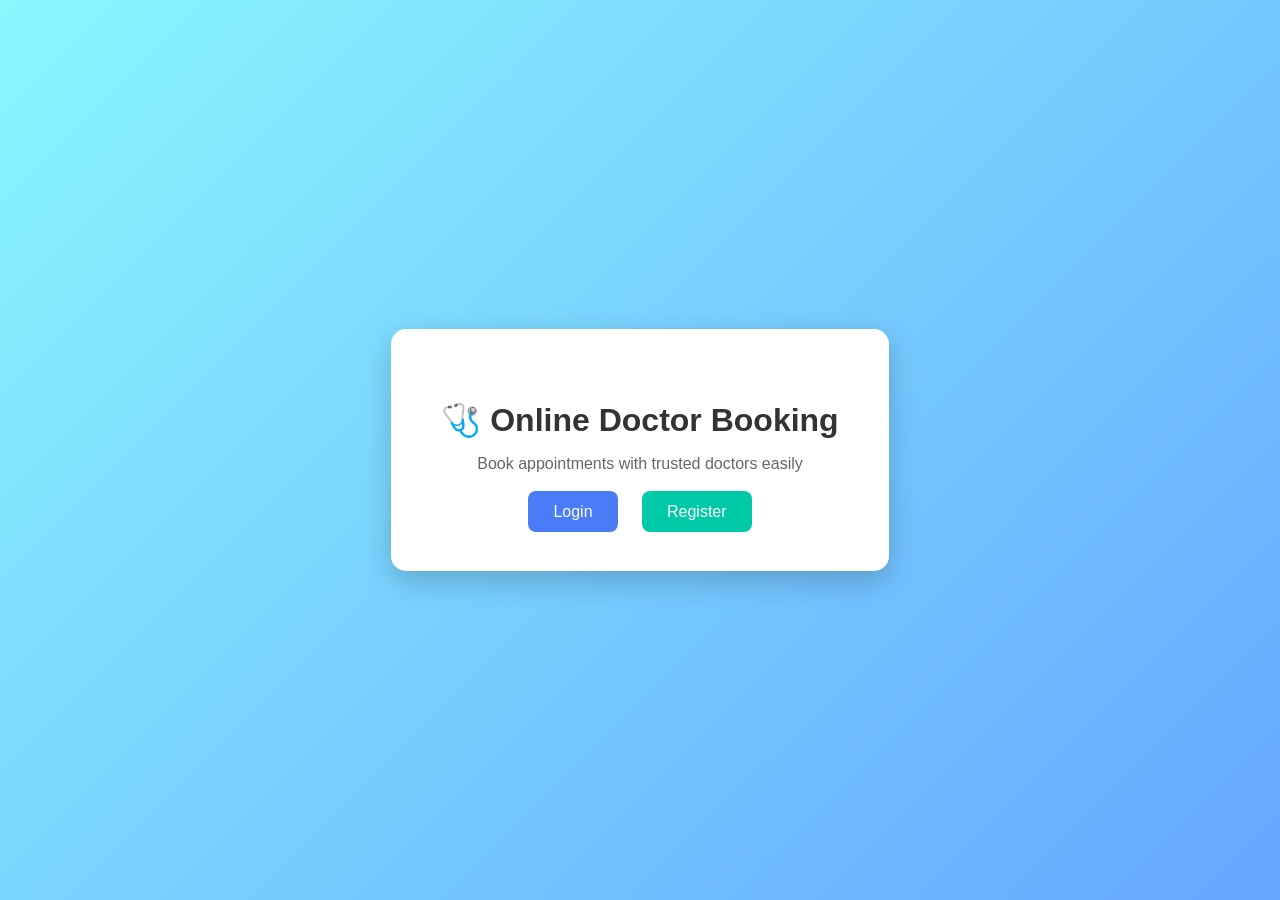
<file: backend/DoctorBookingAPI/index.html>
<!DOCTYPE html>
<html>
<head>
    <title>Doctor Booking</title>
    <link rel="stylesheet" href="index.css">
</head>
<body>

<div class="container">
    <h1>🩺 Online Doctor Booking</h1>
    <p class="subtitle">Book appointments with trusted doctors easily</p>

    <div class="buttons">
        <a href="login.html" class="btn login">Login</a>
        <a href="register.html" class="btn register">Register</a>
    </div>
</div>

</body>
</html>
</file>
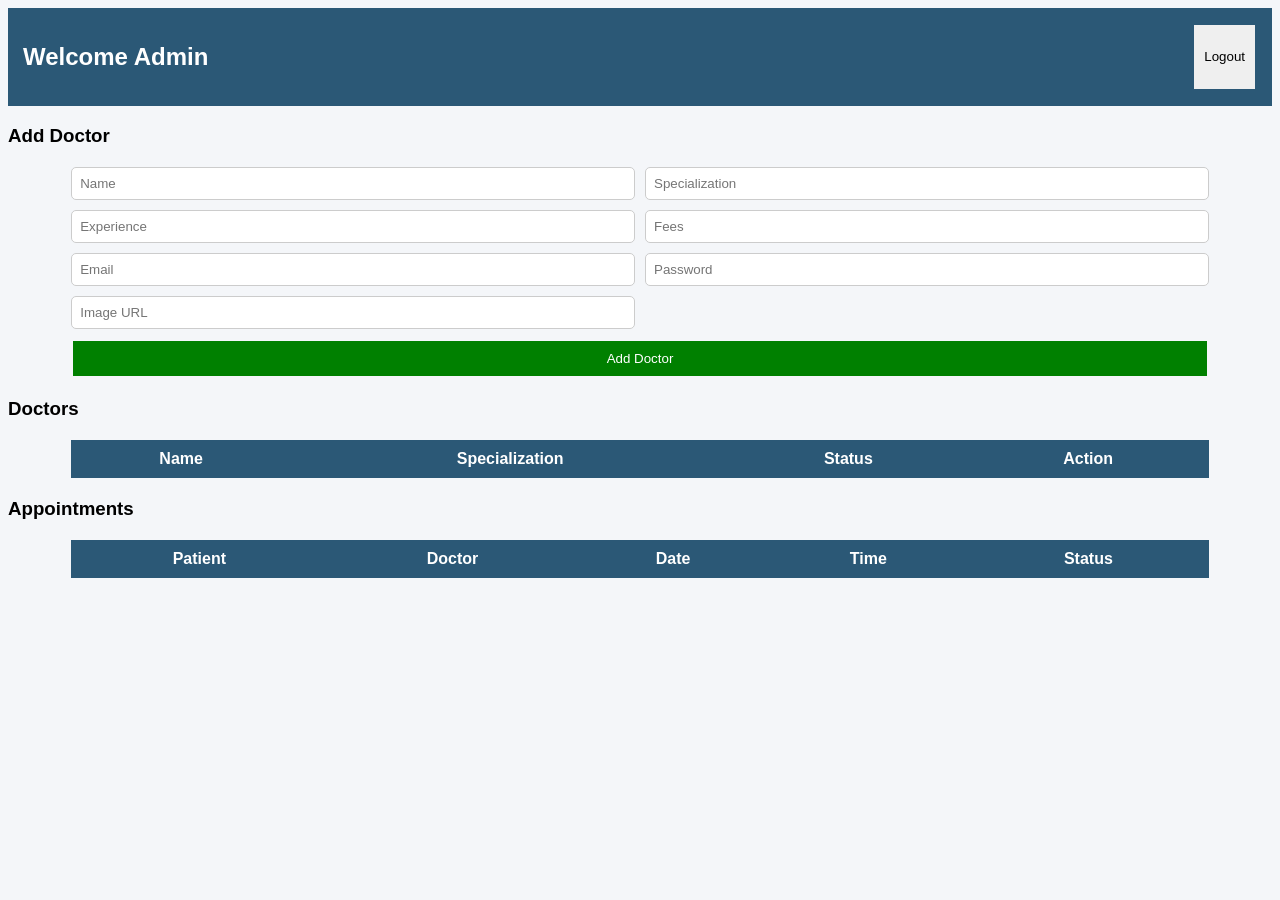
<file: backend/DoctorBookingAPI/admin-dashboard.html>
<!DOCTYPE html>
<html>
<head>
    <title>Admin Dashboard</title>
    <link rel="stylesheet" href="admin-dashboard.css">
</head>
<body>

<div class="header">
    <h2>Welcome Admin</h2>
    <button onclick="logout()">Logout</button>
</div>
<h3>Add Doctor</h3>

<div class="add-form">
    <input id="dname" placeholder="Name">
    <input id="dspec" placeholder="Specialization">
    <input id="dexp" type="number" placeholder="Experience">
    <input id="dfees" type="number" placeholder="Fees">
    <input id="demail" placeholder="Email">
    <input id="dpass" placeholder="Password">
    <input id="dimg" placeholder="Image URL">

    <button onclick="addDoctor()">Add Doctor</button>
</div>
<h3>Doctors</h3>
<table>
    <thead>
        <tr>
            <th>Name</th>
            <th>Specialization</th>
            <th>Status</th>
            <th>Action</th>
        </tr>
    </thead>
    <tbody id="doctorTable"></tbody>
</table>

<h3>Appointments</h3>
<table>
    <thead>
        <tr>
            <th>Patient</th>
            <th>Doctor</th>
            <th>Date</th>
            <th>Time</th>
            <th>Status</th>
        </tr>
    </thead>
    <tbody id="appointmentTable"></tbody>
</table>

<script src="script.js"></script>

<script>
loadDoctors();
loadAppointments();
</script>

</body>
</html>
</file>
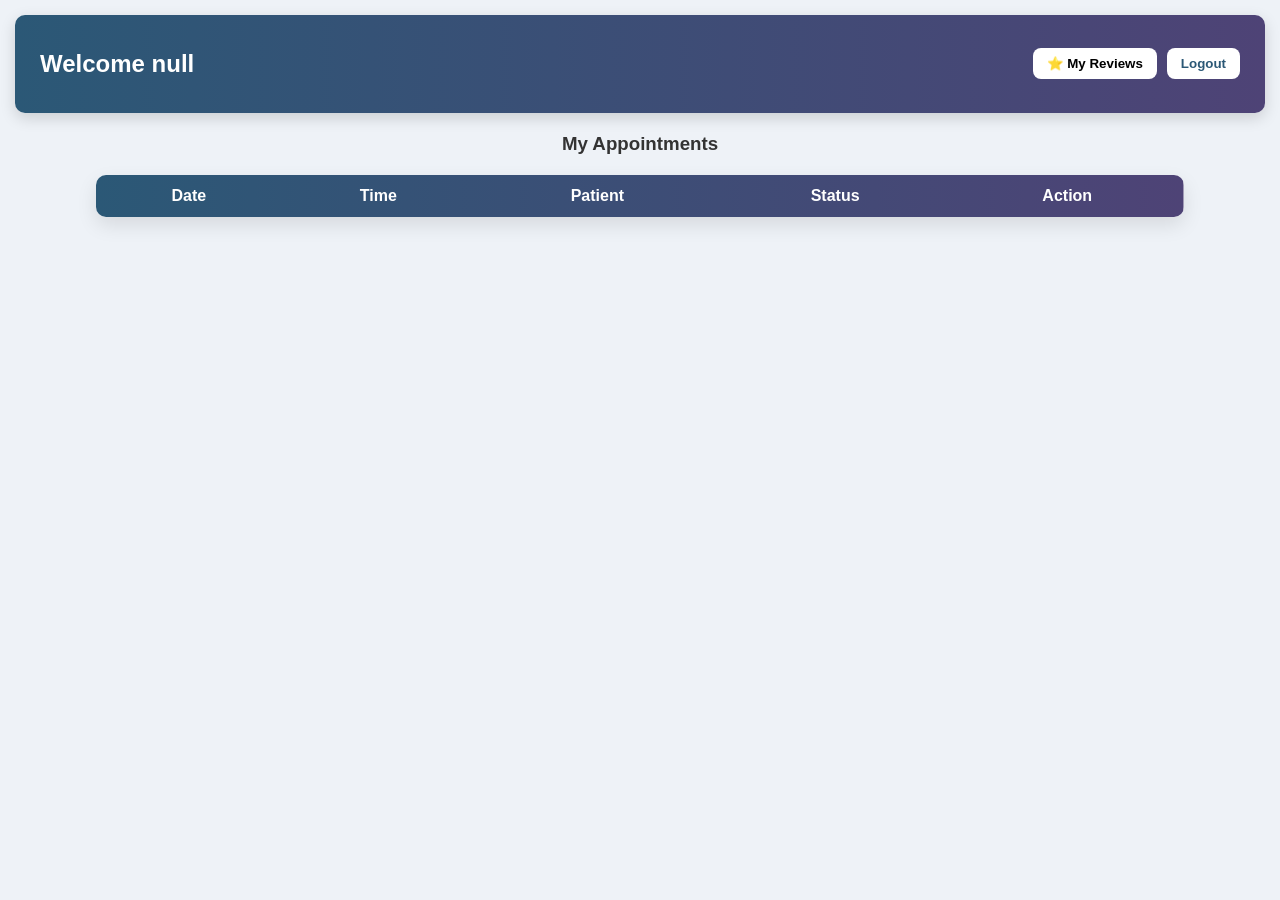
<file: backend/DoctorBookingAPI/doctor-dashboard.html>
<!DOCTYPE html>
<html>
<head>
    <title>Doctor Dashboard</title>
    <link rel="stylesheet" href="doctor-dashboard.css">
</head>
<body>

<!-- HEADER -->
<div class="header">
    <h2 id="welcome"></h2>

    <div class="header-actions">
        <button class="action-btn" onclick="goToReviews()">⭐ My Reviews</button>
        <button class="logout-btn" onclick="logout()">Logout</button>
    </div>
</div>

<h3 class="section-title">My Appointments</h3>

<table class="appt-table">
    <thead>
        <tr>
            <th>Date</th>
            <th>Time</th>
            <th>Patient</th>
            <th>Status</th>
            <th>Action</th>
        </tr>
    </thead>
    <tbody id="doctorAppointments"></tbody>
</table>

<script src="script.js"></script>

<script>
document.getElementById("welcome").innerText =
    "Welcome  " + localStorage.getItem("userName");

viewDoctorAppointments();
</script>

</body>
</html>
</file>
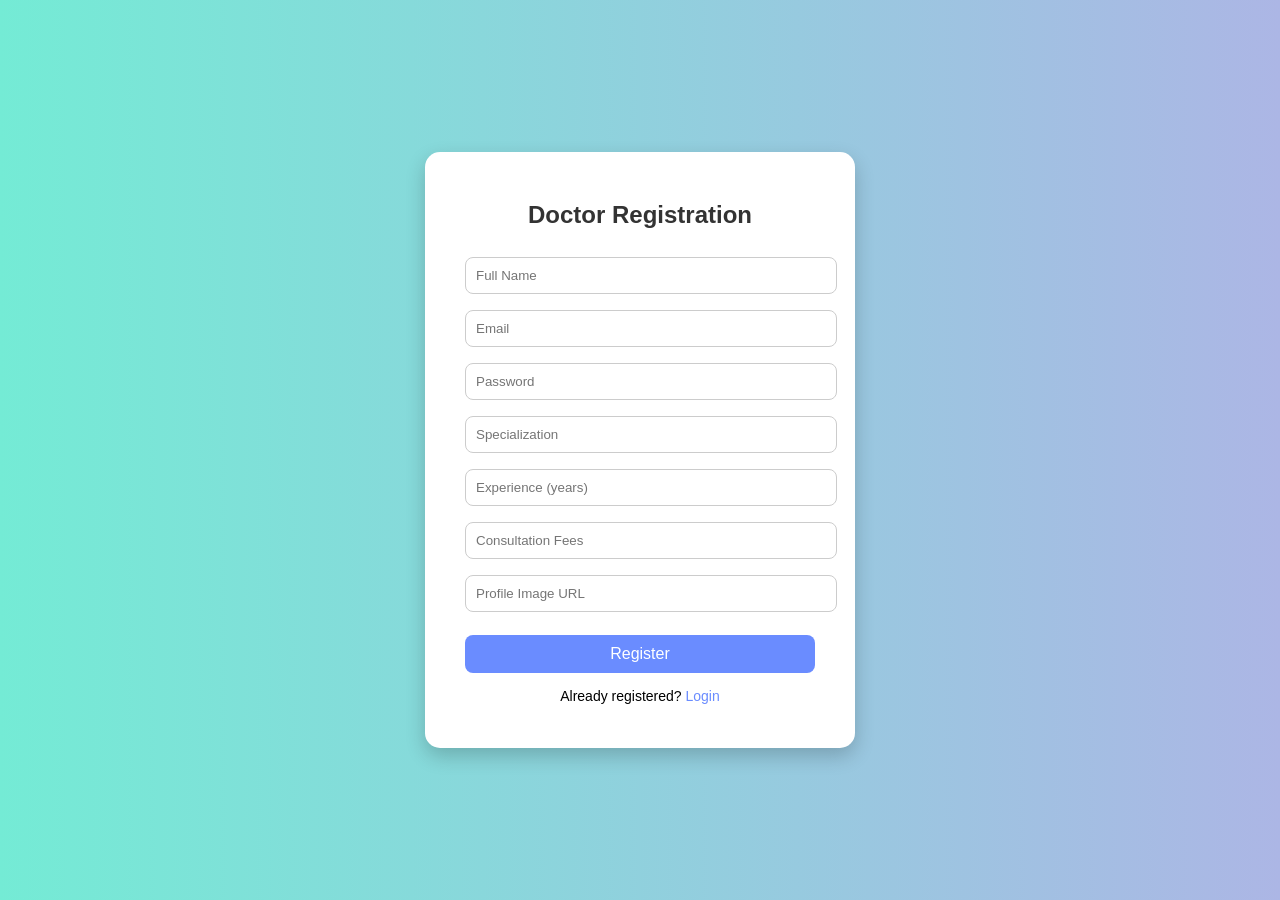
<file: backend/DoctorBookingAPI/doctor-register.html>
<!DOCTYPE html>
<html>
<head>
    <title>Doctor Register</title>
    <link rel="stylesheet" href="doctor-register.css">
</head>
<body>

<div class="container">
    <div class="card">
        <h2>Doctor Registration</h2>

        <input id="name" placeholder="Full Name">
        <input id="email" placeholder="Email">
        <input id="password" type="password" placeholder="Password">
        <input id="specialization" placeholder="Specialization">
        <input id="experience" type="number" placeholder="Experience (years)">
        <input id="fees" type="number" placeholder="Consultation Fees">
        <input id="imageUrl" placeholder="Profile Image URL">

        <button onclick="doctorRegister()">Register</button>

        <p class="login-link">
            Already registered? <a href="login.html">Login</a>
        </p>
    </div>
</div>

<script src="script.js"></script>

</body>
</html>
</file>
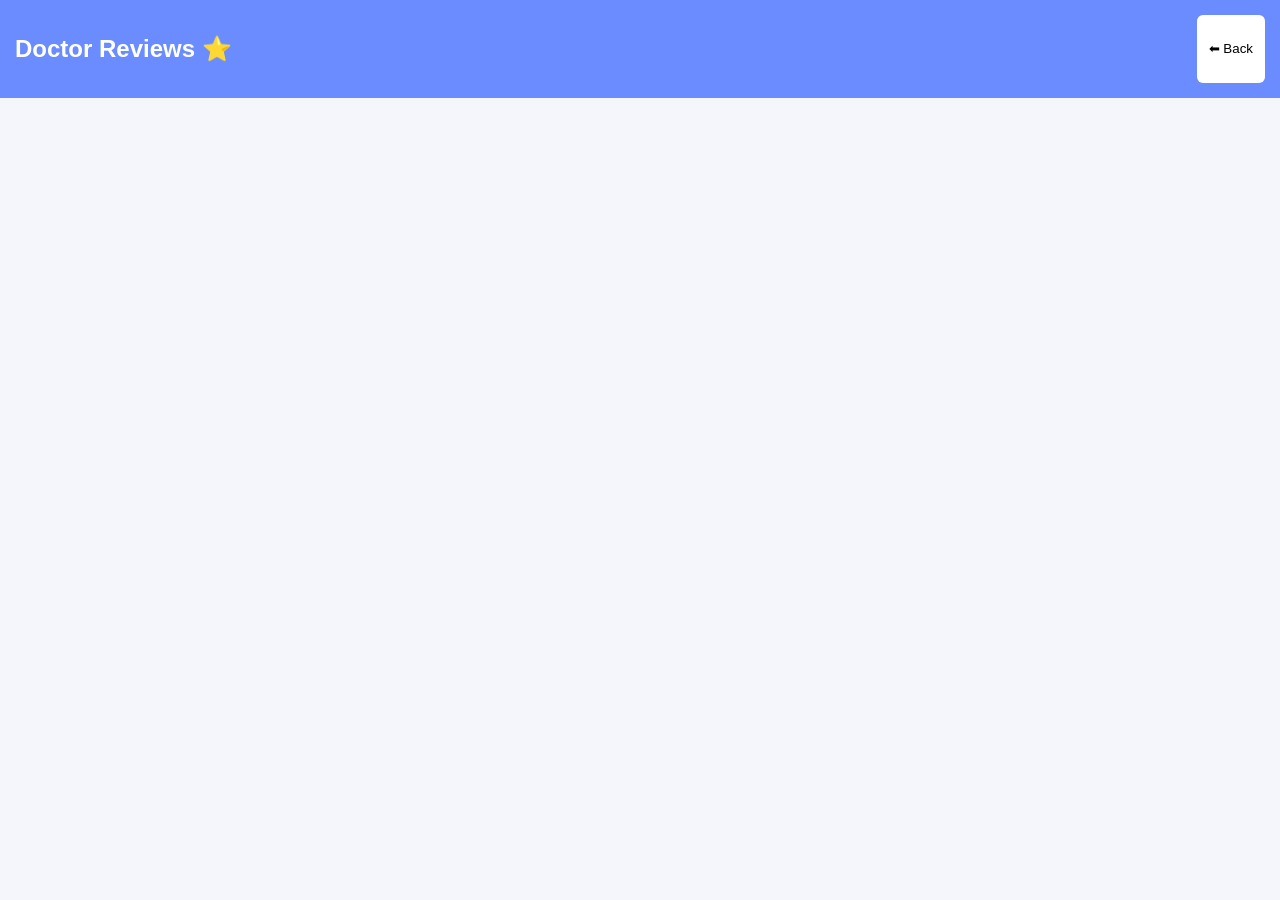
<file: backend/DoctorBookingAPI/doctor-reviews.html>
<!DOCTYPE html>
<html>
<head>
    <title>Doctor Reviews</title>
    <link rel="stylesheet" href="reviews.css">
</head>
<body>

<div class="header">
    <h2>Doctor Reviews ⭐</h2>
    <button onclick="goBack()">⬅ Back</button>
</div>

<div id="reviewContainer"></div>

<script src="script.js"></script>

<script>
loadReviewsPage();
</script>

</body>
</html>
</file>
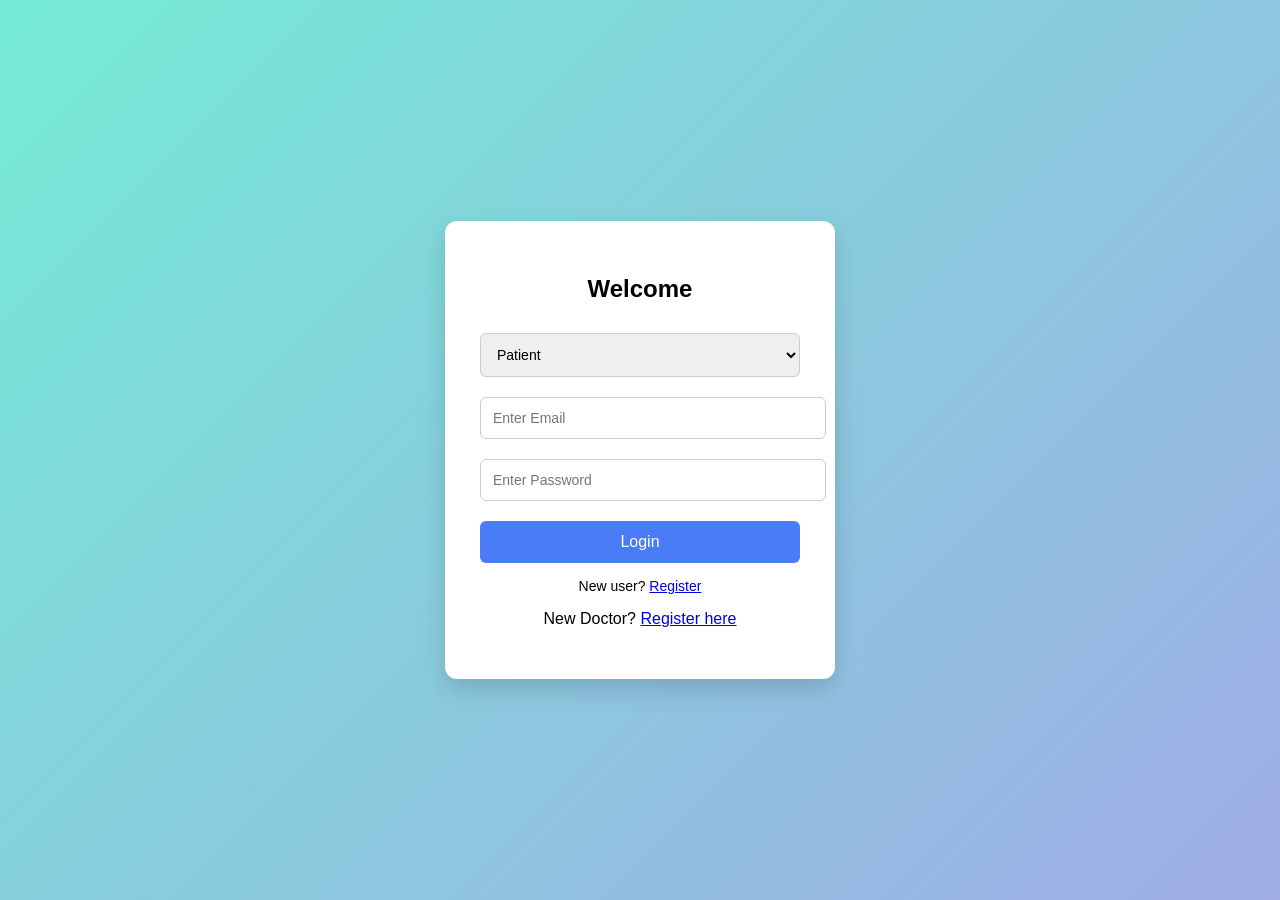
<file: backend/DoctorBookingAPI/login.html>
<!DOCTYPE html>
<html>
<head>
    <title>Login</title>
    <link rel="stylesheet" href="login.css">
</head>
<body>

<div class="login-box">
    <h2>Welcome</h2>

    <select id="role">
        <option value="user">Patient</option>
        <option value="doctor">Doctor</option>
        <option value="admin">Admin</option>
    </select>

    <input type="email" id="email" placeholder="Enter Email">
    <input type="password" id="password" placeholder="Enter Password">

    <button onclick="login()">Login</button>

    <p class="link">
        New user? <a href="register.html">Register</a>
    </p>
    <p>New Doctor? <a href="doctor-register.html">Register here</a></p>
</div>

<script src="script.js"></script>

</body>
</html>
</file>
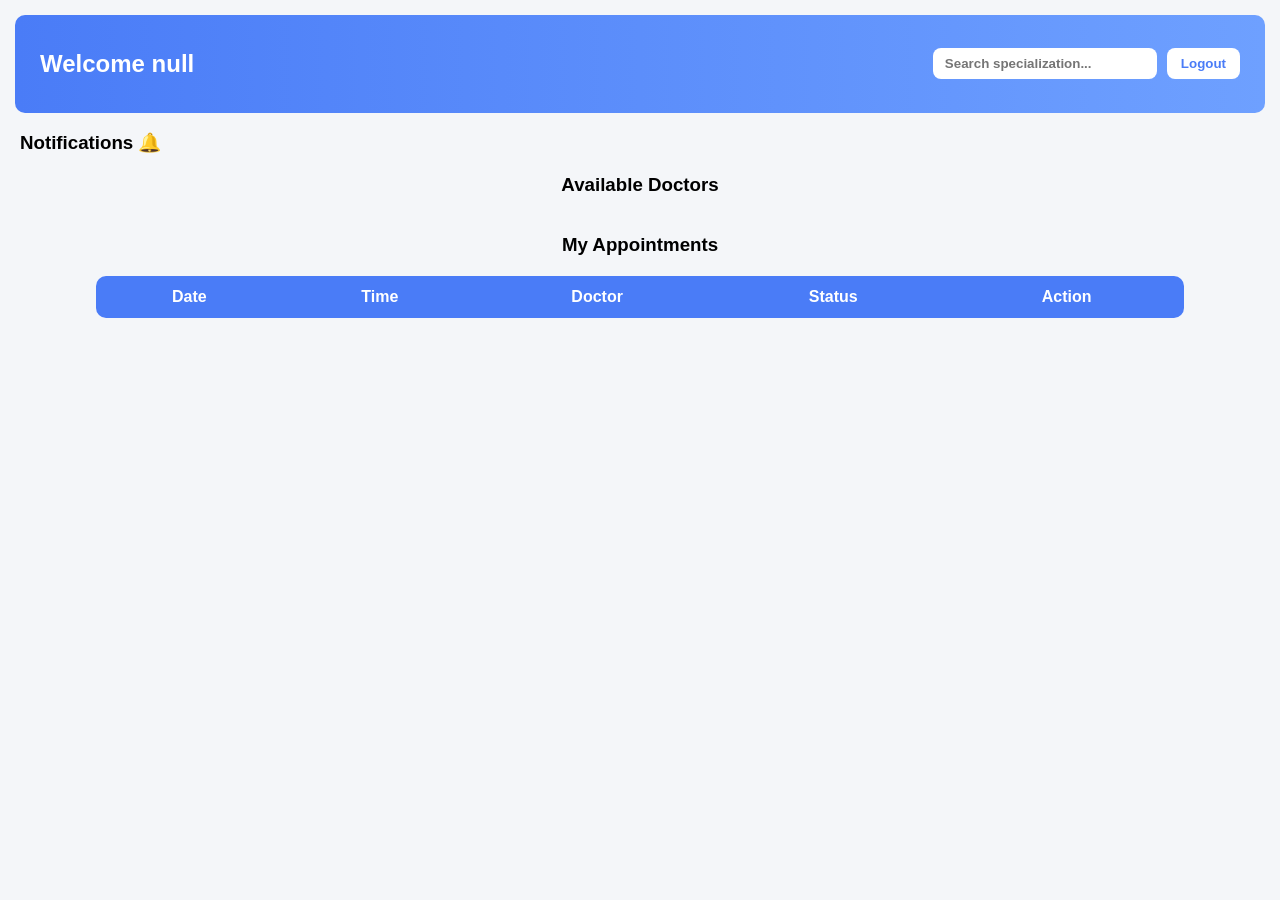
<file: backend/DoctorBookingAPI/patient-dashboard.html>
<!DOCTYPE html>
<html>
<head>
    <title>Patient Dashboard</title>
    <link rel="stylesheet" href="dashboard.css">
</head>
<body>

<!-- HEADER -->
<div class="header">

    <h2 id="welcome"></h2>

    <!-- 🔥 RIGHT SIDE CONTROLS -->
    <div class="header-actions">

        <!-- 🔍 SEARCH -->
        <input 
            type="text"
            id="searchBox"
            placeholder="Search specialization..."
            onkeyup="searchDoctors()"
            class="search-box">

        <!-- 🚪 LOGOUT -->
        <button class="logout-btn" onclick="logout()">Logout</button>

    </div>

</div>

<!-- 🔔 NOTIFICATIONS -->
<h3 class="notif-title">Notifications 🔔</h3>
<div id="notifications" class="notif-container"></div>

<!-- 👨‍⚕️ DOCTORS -->
<h3 class="section-title">Available Doctors</h3>
<div id="doctorList" class="grid"></div>

<!-- 📅 APPOINTMENTS -->
<h3 class="section-title">My Appointments</h3>

<table class="appt-table">
    <thead>
        <tr>
            <th>Date</th>
            <th>Time</th>
            <th>Doctor</th>
            <th>Status</th>
            <th>Action</th>
        </tr>
    </thead>
    <tbody id="appointmentsBody"></tbody>
</table>

<!-- ⭐ REVIEW MODAL -->
<div id="reviewModal" class="modal">
    <div class="modal-content">
        <h3>Rate Doctor</h3>

        <!-- ⭐ STARS -->
        <div class="stars">
            <span onclick="setRating(1)">⭐</span>
            <span onclick="setRating(2)">⭐</span>
            <span onclick="setRating(3)">⭐</span>
            <span onclick="setRating(4)">⭐</span>
            <span onclick="setRating(5)">⭐</span>
        </div>

        <!-- 📝 COMMENT -->
        <textarea id="comment" placeholder="Write your feedback..."></textarea>

        <!-- 🔘 BUTTONS -->
        <button onclick="submitReview()">Submit</button>
        <button onclick="closeReview()">Cancel</button>
    </div>
</div>

<!-- JS -->
<script src="script.js"></script>

<script>
document.getElementById("welcome").innerText =
    "Welcome " + localStorage.getItem("userName");

// Auto load
viewDoctors();
viewAppointments();
loadNotifications();

// 🔄 Auto refresh notifications
setInterval(loadNotifications, 5000);
</script>

</body>
</html>
</file>
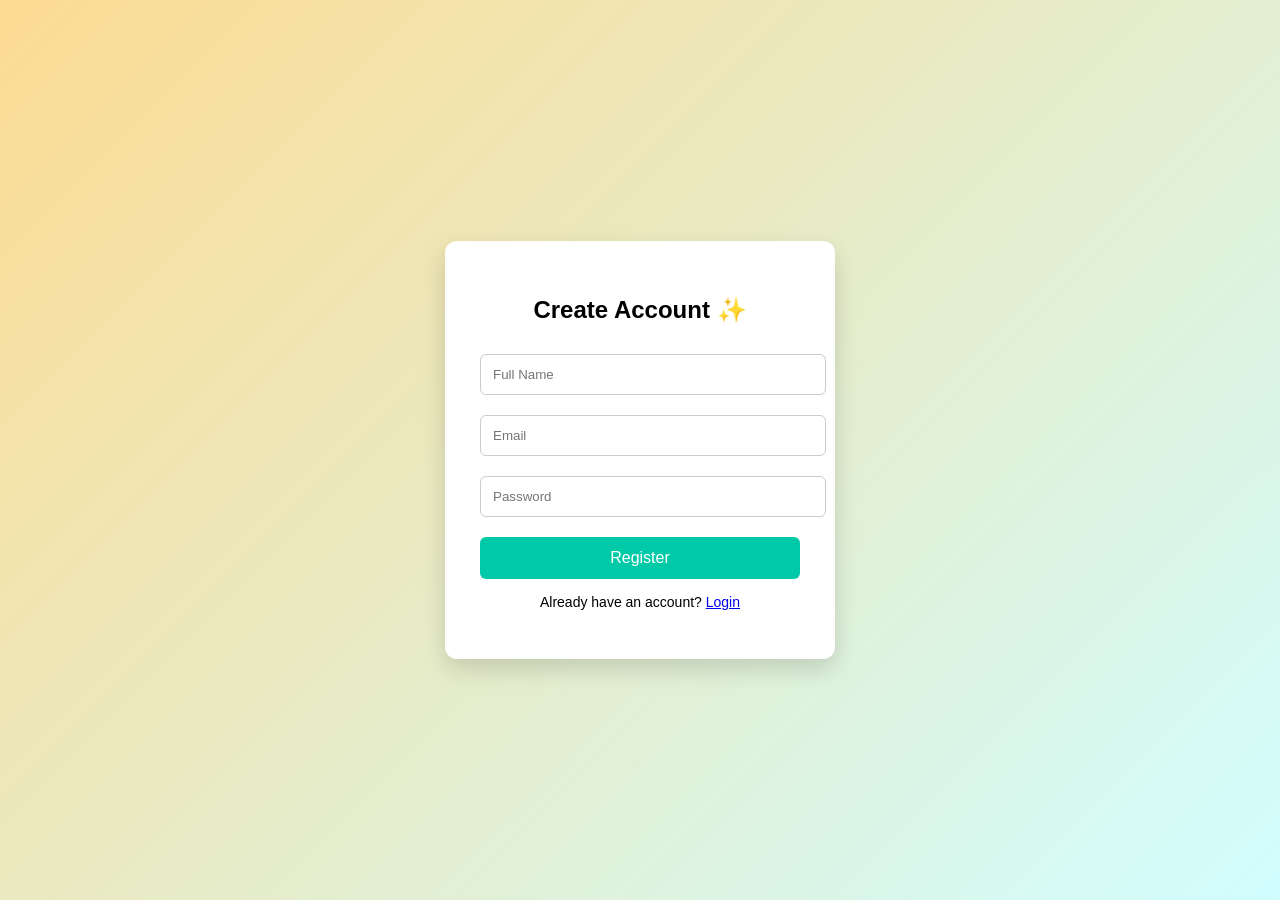
<file: backend/DoctorBookingAPI/register.html>
<!DOCTYPE html>
<html>
<head>
    <title>Register</title>
    <link rel="stylesheet" href="register.css">
</head>
<body>

<div class="register-box">
    <h2>Create Account ✨</h2>

    <input type="text" id="name" placeholder="Full Name">
    <input type="email" id="email" placeholder="Email">
    <input type="password" id="password" placeholder="Password">

    <button onclick="register()">Register</button>

    <p class="link">
        Already have an account? <a href="login.html">Login</a>
    </p>
</div>

<script src="script.js"></script>

</body>
</html>
</file>
<file: backend/DoctorBookingAPI/index.css>
body {
    margin: 0;
    font-family: 'Segoe UI', sans-serif;

    /* Soft gradient background */
    background: linear-gradient(135deg, #89f7fe, #66a6ff);

    height: 100vh;
    display: flex;
    justify-content: center;
    align-items: center;
}

/* Main container */
.container {
    text-align: center;
    background: white;
    padding: 50px;
    border-radius: 15px;
    box-shadow: 0 10px 30px rgba(0,0,0,0.2);
}

/* Title */
.container h1 {
    margin-bottom: 10px;
    color: #333;
}

/* Subtitle */
.subtitle {
    color: #666;
    margin-bottom: 30px;
}

/* Buttons */
.buttons {
    margin-top: 20px;
}

/* Common button */
.btn {
    text-decoration: none;
    padding: 12px 25px;
    margin: 10px;
    border-radius: 8px;
    font-size: 16px;
    color: white;
    transition: 0.3s;
}

/* Login button */
.login {
    background: #4a7cf7;
}

/* Register button */
.register {
    background: #00c9a7;
}

/* Hover */
.btn:hover {
    opacity: 0.8;
}
</file>
<file: backend/DoctorBookingAPI/admin-dashboard.css>
body {
    font-family: Arial;
    background: #f4f6f9;
}

.header {
    display: flex;
    justify-content: space-between;
    background: #2b5876;
    color: white;
    padding: 15px;
}

table {
    width: 90%;
    margin: 20px auto;
    border-collapse: collapse;
    background: white;
}

th, td {
    padding: 10px;
    text-align: center;
}

th {
    background: #2b5876;
    color: white;
}

button {
    padding: 6px 10px;
    margin: 2px;
    border: none;
    cursor: pointer;
}

.approve {
    background: green;
    color: white;
}

.remove {
    background: red;
    color: white;
}

.add-form {
    width: 90%;
    margin: 20px auto;
    display: grid;
    grid-template-columns: repeat(2, 1fr);
    gap: 10px;
}

.add-form input {
    padding: 8px;
    border-radius: 5px;
    border: 1px solid #ccc;
}

.add-form button {
    grid-column: span 2;
    padding: 10px;
    background: green;
    color: white;
    border: none;
    cursor: pointer;
}
</file>
<file: backend/DoctorBookingAPI/doctor-dashboard.css>
/* BODY */
body {
    margin: 0;
    font-family: 'Segoe UI', sans-serif;
    background: #eef2f7;
}

/* HEADER */
.header {
    display: flex;
    justify-content: space-between;
    align-items: center;

    background: linear-gradient(90deg, #2b5876, #4e4376);
    color: white;

    padding: 15px 25px;
    margin: 15px;
    border-radius: 10px;

    box-shadow: 0 5px 15px rgba(0,0,0,0.15);
}

/* LOGOUT */
.logout-btn {
    background: white;
    color: #2b5876;
    border: none;
    padding: 8px 14px;
    border-radius: 6px;
    cursor: pointer;
}

.logout-btn:hover {
    background: #ddd;
}

/* TITLE */
.section-title {
    text-align: center;
    margin-top: 20px;
    color: #333;
}

/* TABLE */
.appt-table {
    width: 85%;
    margin: 20px auto;
    border-collapse: collapse;

    background: white;
    border-radius: 10px;
    overflow: hidden;

    box-shadow: 0 8px 20px rgba(0,0,0,0.1);
}

/* TABLE HEADER */
.appt-table thead {
    background: linear-gradient(90deg, #2b5876, #4e4376);
    color: white;
}

/* CELLS */
.appt-table th,
.appt-table td {
    padding: 12px;
    text-align: center;
}

/* ROW STRIPES */
.appt-table tbody tr:nth-child(even) {
    background: #f2f5fb;
}

/* HOVER */
.appt-table tbody tr:hover {
    background: #e6ecf5;
}

/* BUTTONS */
.appt-table button {
    padding: 6px 10px;
    margin: 2px;
    border: none;
    border-radius: 5px;
    cursor: pointer;
}

/* ACCEPT BUTTON */
.appt-table button:first-child {
    background: #28a745;
    color: white;
}

/* REJECT BUTTON */
.appt-table button:last-child {
    background: #dc3545;
    color: white;
}
.header {
    display: flex;
    align-items: center;
}

/* 🔥 THIS PUSHES BUTTONS TO RIGHT */
.header-actions {
    margin-left: auto;   /* 👈 KEY LINE */
    display: flex;
    gap: 10px;
}

/* Button style */
.action-btn, .logout-btn {
    background: #ffffff;
    border: none;
    padding: 8px 14px;
    border-radius: 8px;
    cursor: pointer;
    font-weight: bold;
}
</file>
<file: backend/DoctorBookingAPI/doctor-register.css>
/* 🌈 Background */
body {
    margin: 0;
    font-family: 'Segoe UI', sans-serif;
    background: linear-gradient(to right, #74ebd5, #ACB6E5);
    height: 100vh;
    display: flex;
    justify-content: center;
    align-items: center;
}

/* 📦 Center Container */
.container {
    width: 100%;
    display: flex;
    justify-content: center;
    align-items: center;
}

/* 🧾 Card */
.card {
    background: white;
    padding: 30px 40px;
    border-radius: 15px;
    width: 350px;
    box-shadow: 0 8px 20px rgba(0,0,0,0.2);
    text-align: center;
}

/* 🏷 Title */
.card h2 {
    margin-bottom: 20px;
    color: #333;
}

/* ✏ Inputs */
.card input {
    width: 100%;
    padding: 10px;
    margin: 8px 0;
    border: 1px solid #ccc;
    border-radius: 8px;
    outline: none;
    transition: 0.3s;
}

.card input:focus {
    border-color: #6a8cff;
    box-shadow: 0 0 5px rgba(106,140,255,0.5);
}

/* 🔘 Button */
.card button {
    width: 100%;
    padding: 10px;
    margin-top: 15px;
    background: #6a8cff;
    color: white;
    border: none;
    border-radius: 8px;
    font-size: 16px;
    cursor: pointer;
    transition: 0.3s;
}

.card button:hover {
    background: #4e6ef2;
}

/* 🔗 Login link */
.login-link {
    margin-top: 15px;
    font-size: 14px;
}

.login-link a {
    color: #6a8cff;
    text-decoration: none;
}
</file>
<file: backend/DoctorBookingAPI/reviews.css>
body {
    font-family: Arial;
    background: #f4f6fb;
    margin: 0;
}

.header {
    background: #6a8cff;
    color: white;
    padding: 15px;
    display: flex;
    justify-content: space-between;
}

button {
    background: white;
    border: none;
    padding: 8px 12px;
    border-radius: 6px;
    cursor: pointer;
}

#reviewContainer {
    padding: 20px;
}

.review-card {
    background: white;
    padding: 15px;
    margin-bottom: 15px;
    border-radius: 10px;
    box-shadow: 0 2px 8px rgba(0,0,0,0.1);
}

.stars {
    color: #f39c12;
    font-size: 18px;
    margin-bottom: 5px;
}
.review-card {
    background: white;
    padding: 15px;
    margin-bottom: 15px;
    border-radius: 10px;
    box-shadow: 0 3px 10px rgba(0,0,0,0.1);
}

.review-header {
    display: flex;
    justify-content: space-between;
    margin-bottom: 8px;
    font-size: 14px;
    color: #555;
}

.patient-name {
    font-weight: bold;
}

.review-date {
    font-size: 12px;
    color: gray;
}

.stars {
    color: #f39c12;
    font-size: 18px;
    margin-bottom: 5px;
}

.comment {
    font-size: 15px;
}
</file>
<file: backend/DoctorBookingAPI/login.css>
body {
    margin: 0;
    font-family: 'Segoe UI', sans-serif;
    background: linear-gradient(135deg, #74ebd5, #9face6);

    display: flex;
    justify-content: center;
    align-items: center;
    height: 100vh;
}

/* Card */
.login-box {
    background: white;
    padding: 35px;
    border-radius: 12px;
    width: 320px;
    text-align: center;
    box-shadow: 0 10px 25px rgba(0,0,0,0.15);
}

/* Heading */
.login-box h2 {
    margin-bottom: 20px;
}

/* Inputs */
.login-box input,
.login-box select {
    width: 100%;
    padding: 12px;
    margin: 10px 0;
    border-radius: 6px;
    border: 1px solid #ccc;
    font-size: 14px;
}

/* Button */
.login-box button {
    width: 100%;
    padding: 12px;
    background: #4a7cf7;
    color: white;
    border: none;
    border-radius: 6px;
    margin-top: 10px;
    font-size: 16px;
    cursor: pointer;
}

/* Hover */
.login-box button:hover {
    background: #2f5fe3;
}

/* Link */
.link {
    margin-top: 15px;
    font-size: 14px;
}
</file>
<file: backend/DoctorBookingAPI/dashboard.css>
body {
    margin: 0;
    font-family: 'Segoe UI', sans-serif;
    background: #f4f6f9;
}

/* HEADER */
.header {
    display: flex;
    justify-content: space-between;
    align-items: center;
    background: linear-gradient(90deg, #4a7cf7, #6ea0ff);
    color: white;
    padding: 15px 25px;
    margin: 15px;
    border-radius: 10px;
}

.logout-btn {
    background: white;
    color: #4a7cf7;
    border: none;
    padding: 8px 14px;
    border-radius: 6px;
    cursor: pointer;
}

.logout-btn:hover {
    background: #e6e6e6;
}

/* SECTION */
.section-title {
    text-align: center;
    margin-top: 20px;
}

/* DOCTOR GRID */
.grid {
    display: flex;
    flex-wrap: wrap;
    justify-content: center;
}

/* CARD */
.card {
    background: white;
    width: 250px;
    padding: 15px;
    margin: 10px;
    border-radius: 10px;
    text-align: center;
    box-shadow: 0 5px 15px rgba(0,0,0,0.1);
}

.card img {
    width: 90px;
    height: 90px;
    border-radius: 50%;
    object-fit: cover;
}

.card button {
    margin-top: 10px;
    background: #4a7cf7;
    color: white;
    border: none;
    padding: 8px;
    border-radius: 5px;
}

/* TABLE */
.appt-table {
    width: 85%;
    margin: 20px auto;
    border-collapse: collapse;
    background: white;
    border-radius: 10px;
    overflow: hidden;
}

.appt-table thead {
    background: #4a7cf7;
    color: white;
}

.appt-table th,
.appt-table td {
    padding: 12px;
    text-align: center;
}

.appt-table tbody tr:nth-child(even) {
    background: #f5f8ff;
}

.appt-table tbody tr:hover {
    background: #eaf1ff;
}

/* CANCEL BUTTON */
.cancel-btn {
    background: red;
    color: white;
    border: none;
    padding: 6px 12px;
    border-radius: 5px;
    cursor: pointer;
}

.cancel-btn:hover {
    background: #cc0000;
}
/* 🔔 Title */
.notif-title {
    margin-left: 20px;
    font-weight: bold;
}

/* 📦 Container */
.notif-container {
    width: 90%;
    margin: 10px auto;
}

/* 🧾 Notification Card */
.notif-card {
    display: flex;
    justify-content: space-between;
    align-items: center;
    padding: 12px 15px;
    margin: 8px 0;
    border-radius: 8px;
    color: #333;
    font-weight: 500;
    box-shadow: 0 2px 8px rgba(0,0,0,0.1);
    transition: 0.3s;
}

/* ✨ Hover */
.notif-card:hover {
    transform: scale(1.02);
}

/* 🟢 Accepted */
.notif-card.success {
    background: #e6f9ec;
    border-left: 5px solid green;
}

/* 🔴 Rejected */
.notif-card.error {
    background: #fdecea;
    border-left: 5px solid red;
}

/* ⚫ Cancelled */
.notif-card.cancel {
    background: #f0f0f0;
    border-left: 5px solid gray;
}

/* 🔵 Default */
.notif-card.info {
    background: #eef3ff;
    border-left: 5px solid #6a8cff;
}

/* ✔ Button */
.notif-card button {
    background: #6a8cff;
    color: white;
    border: none;
    padding: 5px 10px;
    border-radius: 5px;
    cursor: pointer;
}

.notif-card button:hover {
    background: #4e6ef2;
}

/* MODAL */
.modal {
    display: none;
    position: fixed;
    top: 0;
    left: 0;
    width: 100%;
    height: 100%;
    background: rgba(0,0,0,0.5);
    justify-content: center;
    align-items: center;
}

/* BOX */
.modal-content {
    background: white;
    padding: 20px;
    border-radius: 10px;
    width: 300px;
    text-align: center;
}

/* STARS */
.stars span {
    font-size: 25px;
    cursor: pointer;
}

/* TEXTAREA */
.modal textarea {
    width: 100%;
    height: 80px;
    margin-top: 10px;
}

/* BUTTON */
.modal button {
    margin: 5px;
    padding: 8px 12px;
    border: none;
    background: #6a8cff;
    color: white;
    border-radius: 5px;
    cursor: pointer;
}

.rating {
    color: #f39c12;
    font-weight: bold;
    margin: 5px 0;
}
.header {
    display: flex;
    align-items: center;
}

/* 🔥 push everything to right */
.header-actions {
    margin-left: auto;
    display: flex;
    gap: 10px;
    align-items: center;
}

/* 🔍 Search box styled like button */
.search-box {
    padding: 8px 12px;
    border-radius: 8px;
    border: none;
    outline: none;
    background: #ffffff;
    font-weight: bold;
    width: 200px;
}

/* Button style */
.action-btn, .logout-btn {
    background: #ffffff;
    border: none;
    padding: 8px 14px;
    border-radius: 8px;
    cursor: pointer;
    font-weight: bold;
}

/* Hover effect */
.search-box:hover,
.action-btn:hover,
.logout-btn:hover {
    background: #f1f1f1;
}
</file>
<file: backend/DoctorBookingAPI/register.css>
body {
    margin: 0;
    font-family: 'Segoe UI', sans-serif;

    /* Soft gradient */
    background: linear-gradient(135deg, #fddb92, #d1fdff);

    display: flex;
    justify-content: center;
    align-items: center;
    height: 100vh;
}

/* Card */
.register-box {
    background: white;
    padding: 35px;
    border-radius: 12px;
    width: 320px;
    text-align: center;
    box-shadow: 0 10px 25px rgba(0,0,0,0.15);
}

/* Title */
.register-box h2 {
    margin-bottom: 20px;
}

/* Inputs */
.register-box input {
    width: 100%;
    padding: 12px;
    margin: 10px 0;
    border-radius: 6px;
    border: 1px solid #ccc;
}

/* Button */
.register-box button {
    width: 100%;
    padding: 12px;
    background: #00c9a7;
    color: white;
    border: none;
    border-radius: 6px;
    margin-top: 10px;
    font-size: 16px;
    cursor: pointer;
}

/* Hover */
.register-box button:hover {
    background: #00a98f;
}

/* Link */
.link {
    margin-top: 15px;
    font-size: 14px;
}
</file>
